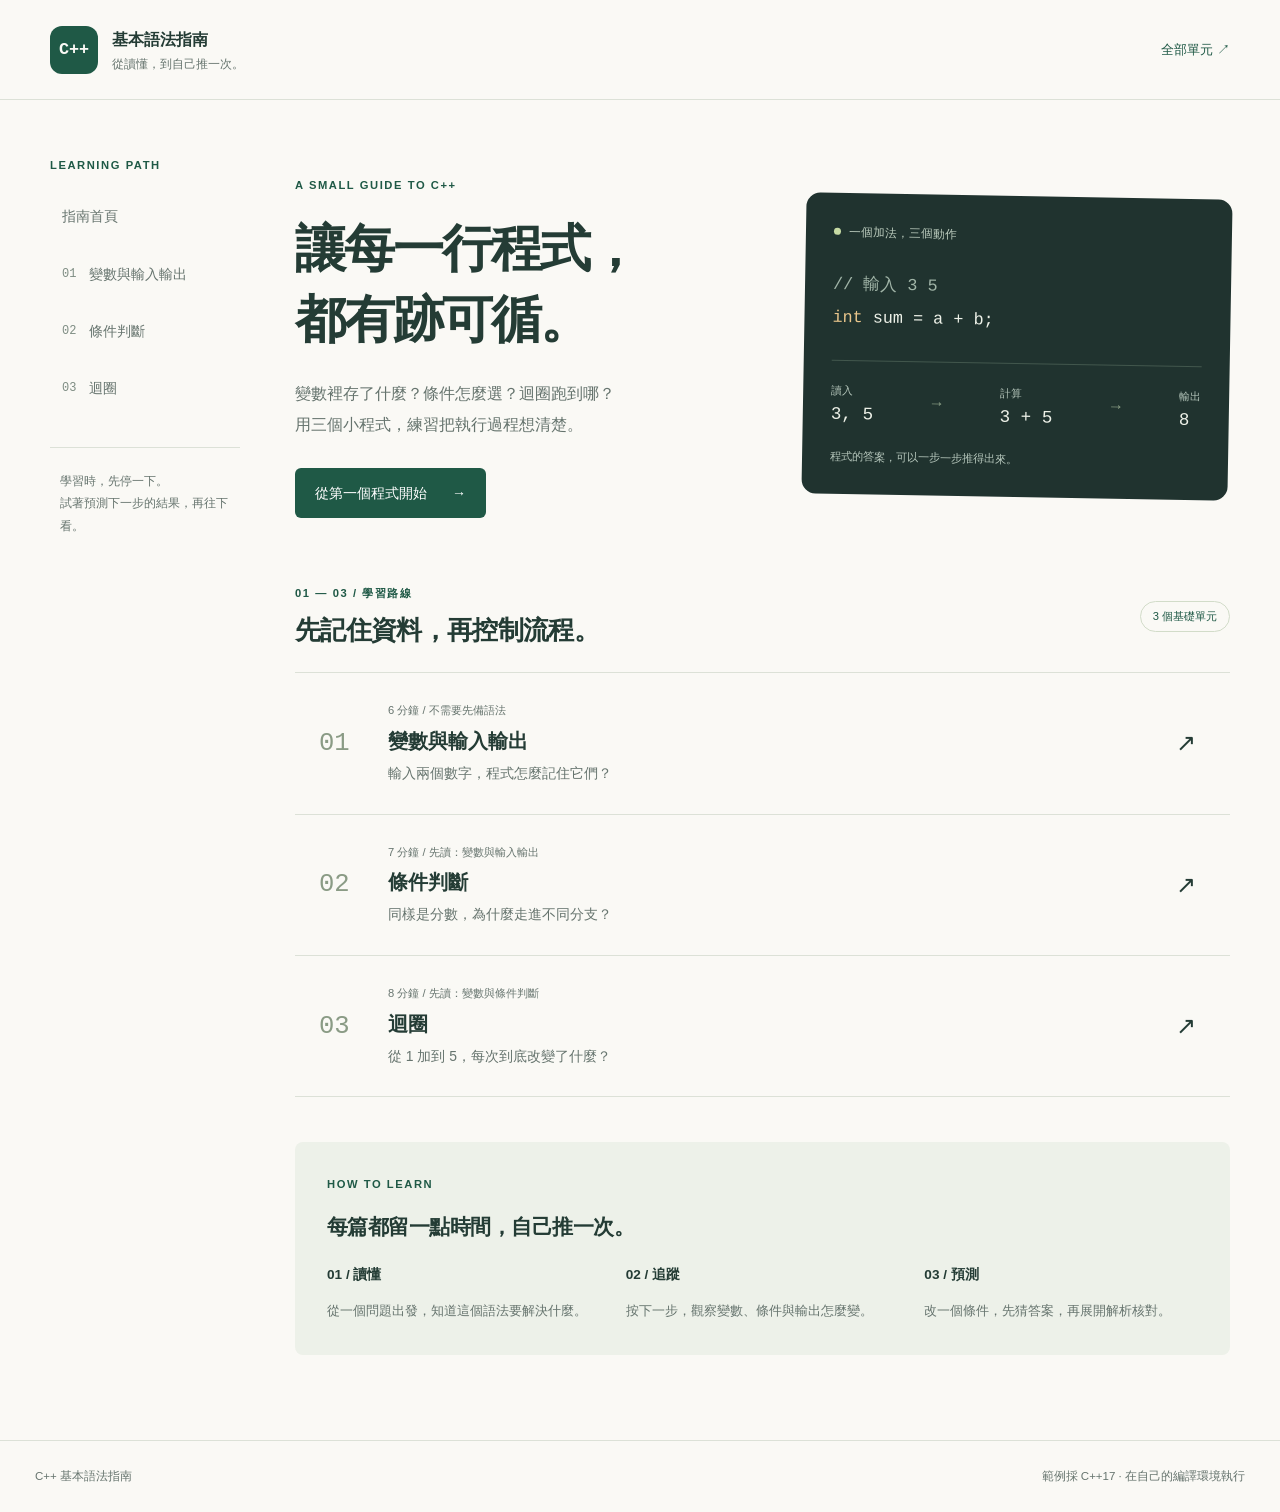
<file: index.html>
<!doctype html><html lang="zh-Hant"><head><meta charset="utf-8"><meta name="viewport" content="width=device-width,initial-scale=1"><meta name="description" content="用具體問題、程式追蹤與預測練習學習 C++ 基本語法。"><title>首頁｜C++ 基本語法指南</title><link rel="stylesheet" href="./assets/style.css"><script src="./assets/guide.js" defer></script></head><body><a class="skip" href="#main">跳到主要內容</a><header><a class="brand" href="./index.html"><b>C++</b><span>基本語法指南<small>從讀懂，到自己推一次。</small></span></a><a class="header-link" href="./index.html">全部單元 ↗</a></header><div class="layout"><aside><p class="overline">LEARNING PATH</p><a class="start" href="./index.html">指南首頁</a><nav aria-label="學習目錄"><a href="./topics/variables-io.html" ><span>01</span>變數與輸入輸出</a><a href="./topics/conditions.html" ><span>02</span>條件判斷</a><a href="./topics/loops.html" ><span>03</span>迴圈</a></nav><div class="side-note">學習時，先停一下。<br>試著預測下一步的結果，再往下看。</div></aside><main id="main"><section class="hero"><div><p class="overline">A SMALL GUIDE TO C++</p><h1>讓每一行程式，<br>都有跡可循。</h1><p class="intro">變數裡存了什麼？條件怎麼選？迴圈跑到哪？<br>用三個小程式，練習把執行過程想清楚。</p><a class="button" href="topics/variables-io.html">從第一個程式開始 <span>→</span></a></div><div class="hero-demo"><div class="demo-label"><span class="dot"></span>一個加法，三個動作</div><div class="demo-code"><span class="comment">// 輸入 3 5</span><br><span class="keyword">int</span> sum = a + b;</div><div class="flow"><div><small>讀入</small><b>3, 5</b></div><i>→</i><div><small>計算</small><b>3 + 5</b></div><i>→</i><div><small>輸出</small><b>8</b></div></div><p>程式的答案，可以一步一步推得出來。</p></div></section><section class="path"><div class="section-title"><div><p class="overline">01 — 03 / 學習路線</p><h2>先記住資料，再控制流程。</h2></div><span class="pill">3 個基礎單元</span></div><a class="lesson-card" href="topics/variables-io.html"><span class="card-num">01</span><div><p class="card-meta">6 分鐘 / 不需要先備語法</p><h3>變數與輸入輸出</h3><p>輸入兩個數字，程式怎麼記住它們？</p></div><span class="arrow">↗</span></a><a class="lesson-card" href="topics/conditions.html"><span class="card-num">02</span><div><p class="card-meta">7 分鐘 / 先讀：變數與輸入輸出</p><h3>條件判斷</h3><p>同樣是分數，為什麼走進不同分支？</p></div><span class="arrow">↗</span></a><a class="lesson-card" href="topics/loops.html"><span class="card-num">03</span><div><p class="card-meta">8 分鐘 / 先讀：變數與條件判斷</p><h3>迴圈</h3><p>從 1 加到 5，每次到底改變了什麼？</p></div><span class="arrow">↗</span></a></section><section class="method"><p class="overline">HOW TO LEARN</p><h2>每篇都留一點時間，自己推一次。</h2><div class="method-grid"><div><b>01 / 讀懂</b><p>從一個問題出發，知道這個語法要解決什麼。</p></div><div><b>02 / 追蹤</b><p>按下一步，觀察變數、條件與輸出怎麼變。</p></div><div><b>03 / 預測</b><p>改一個條件，先猜答案，再展開解析核對。</p></div></div></section></main></div><footer><span>C++ 基本語法指南</span><span>範例採 C++17 · 在自己的編譯環境執行</span></footer></body></html>
</file>
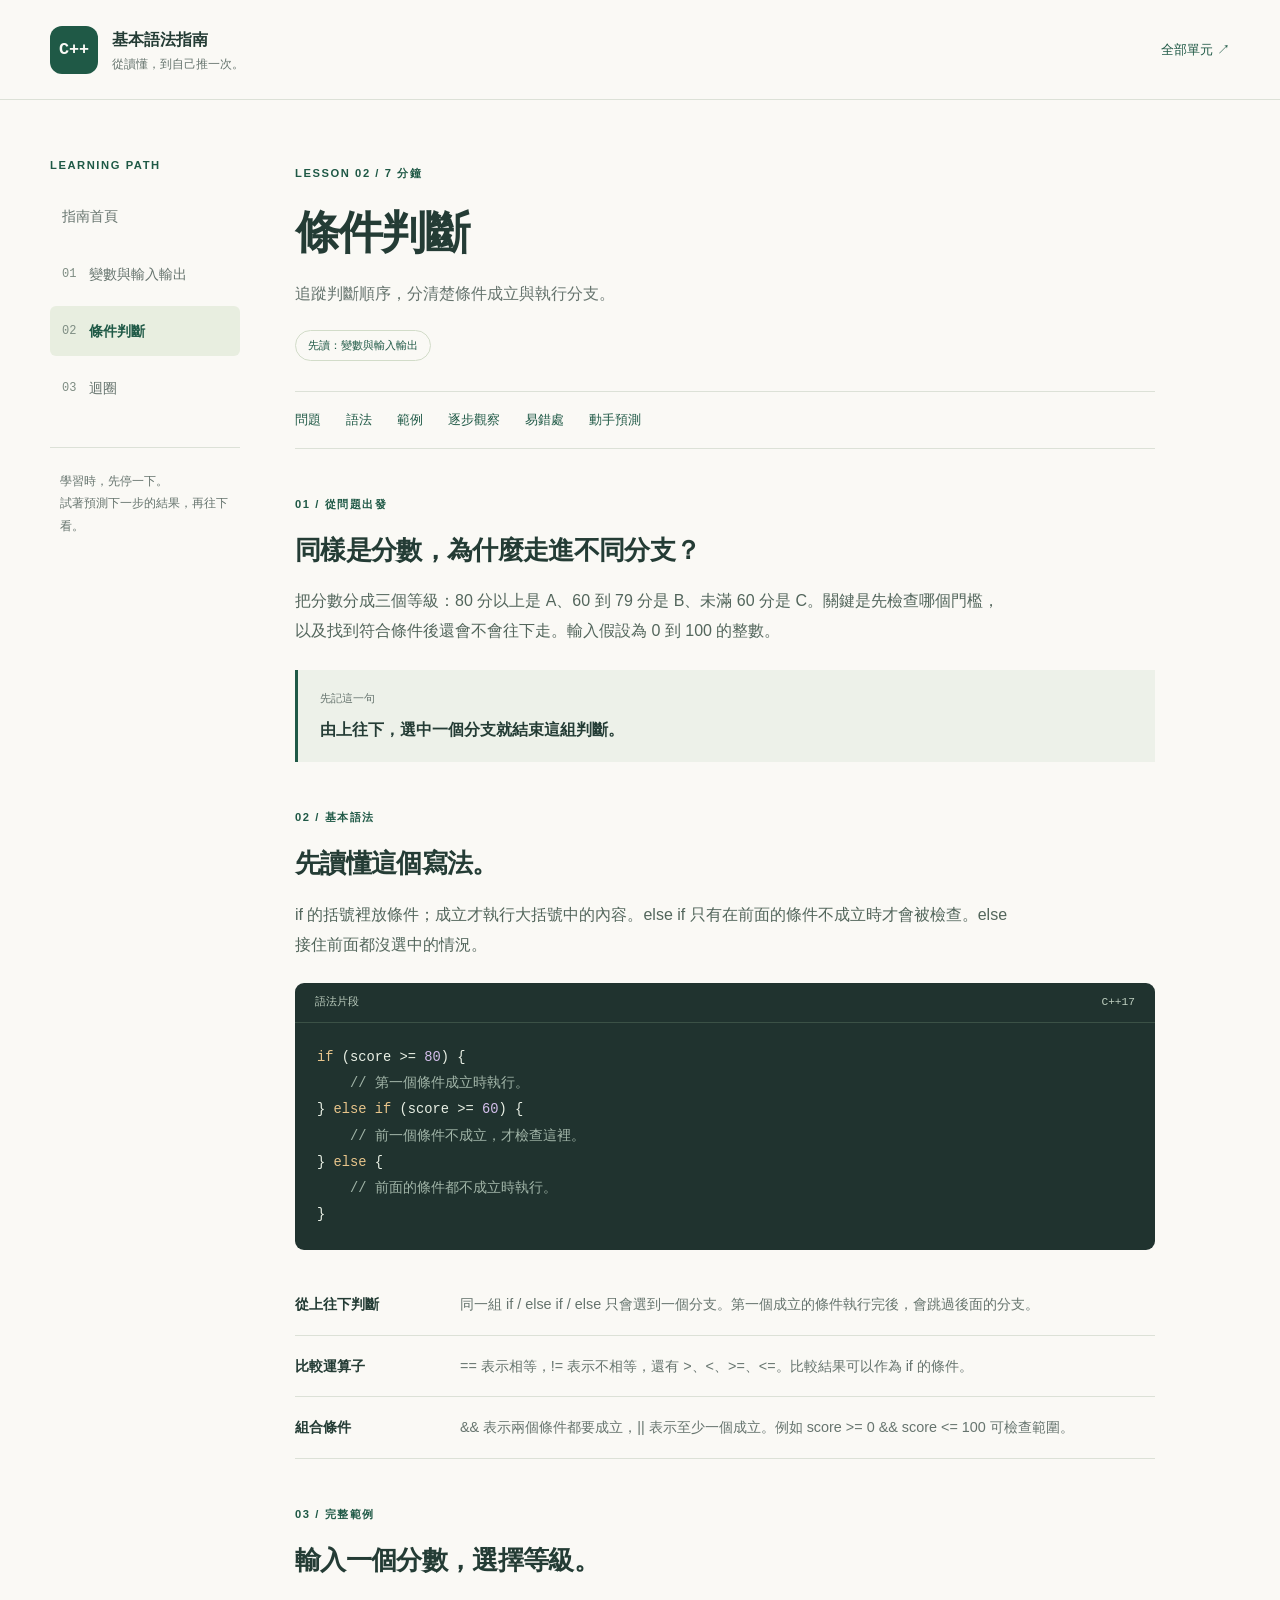
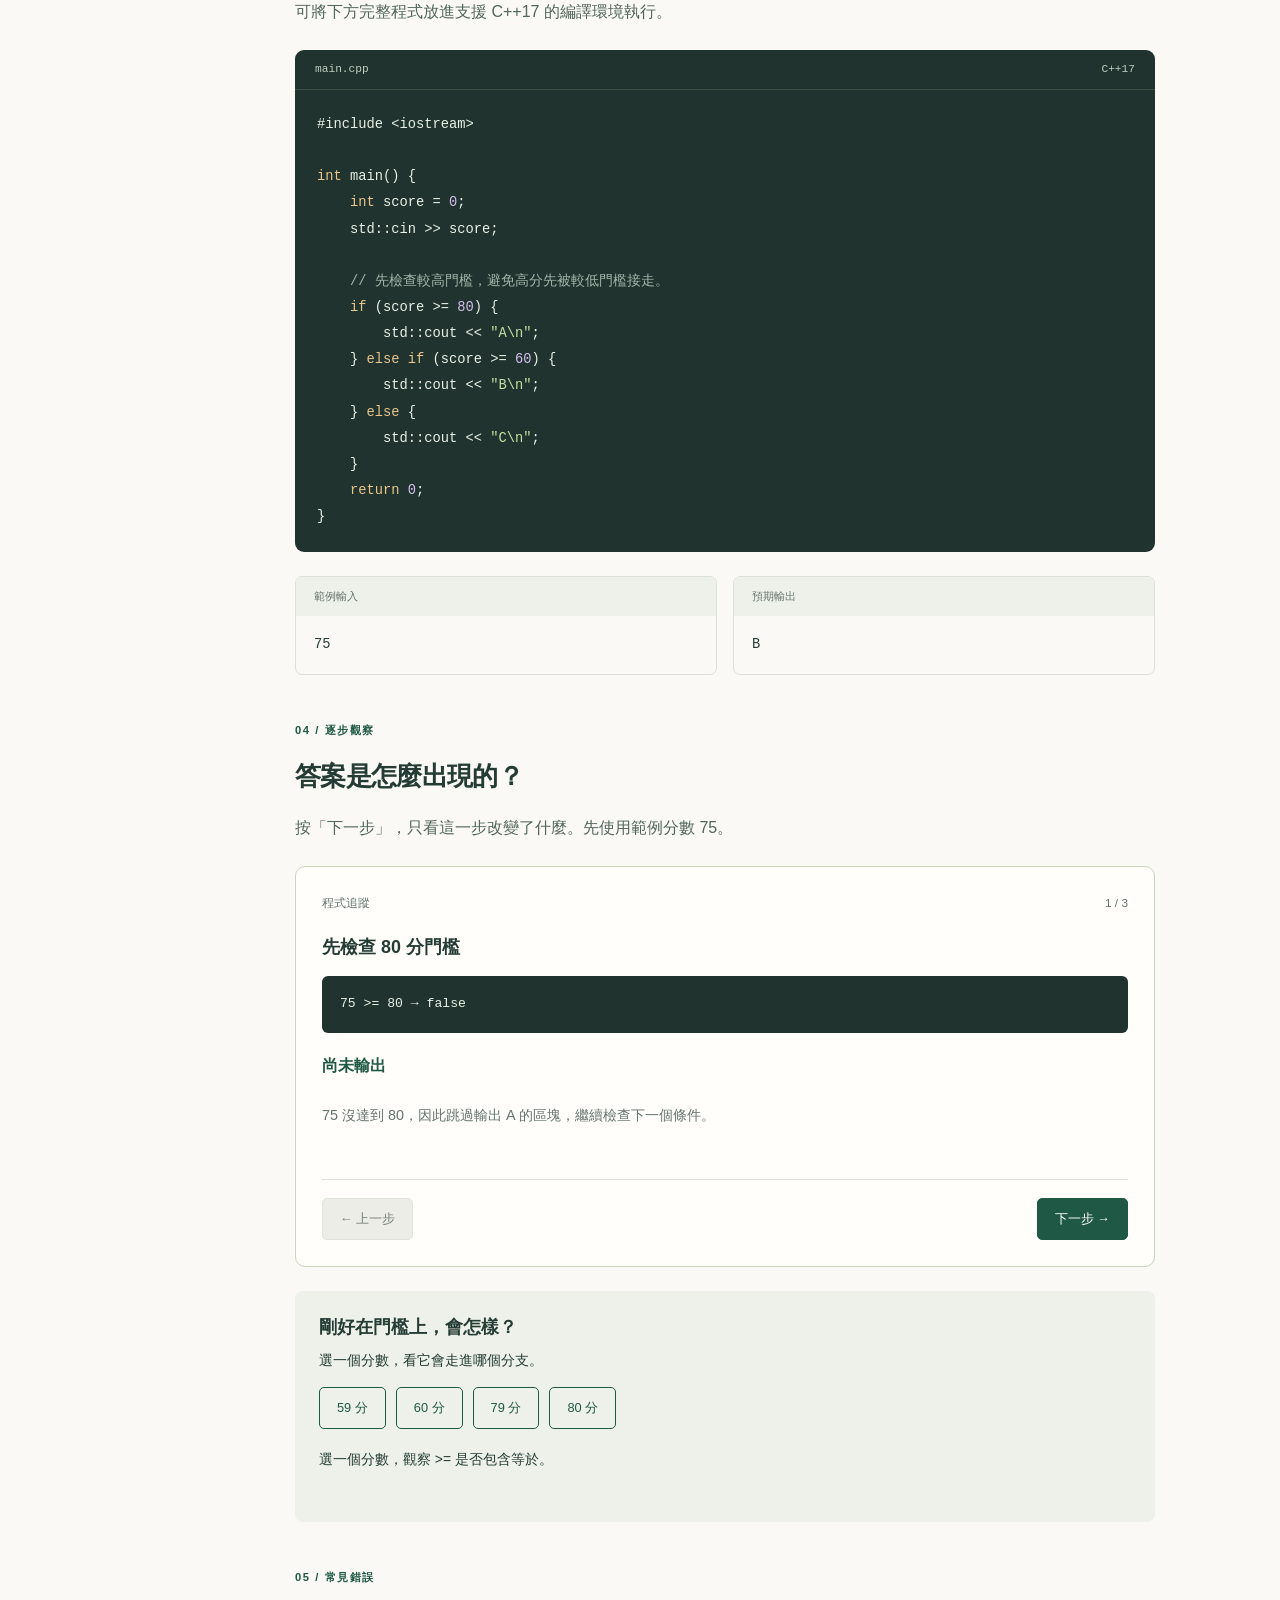
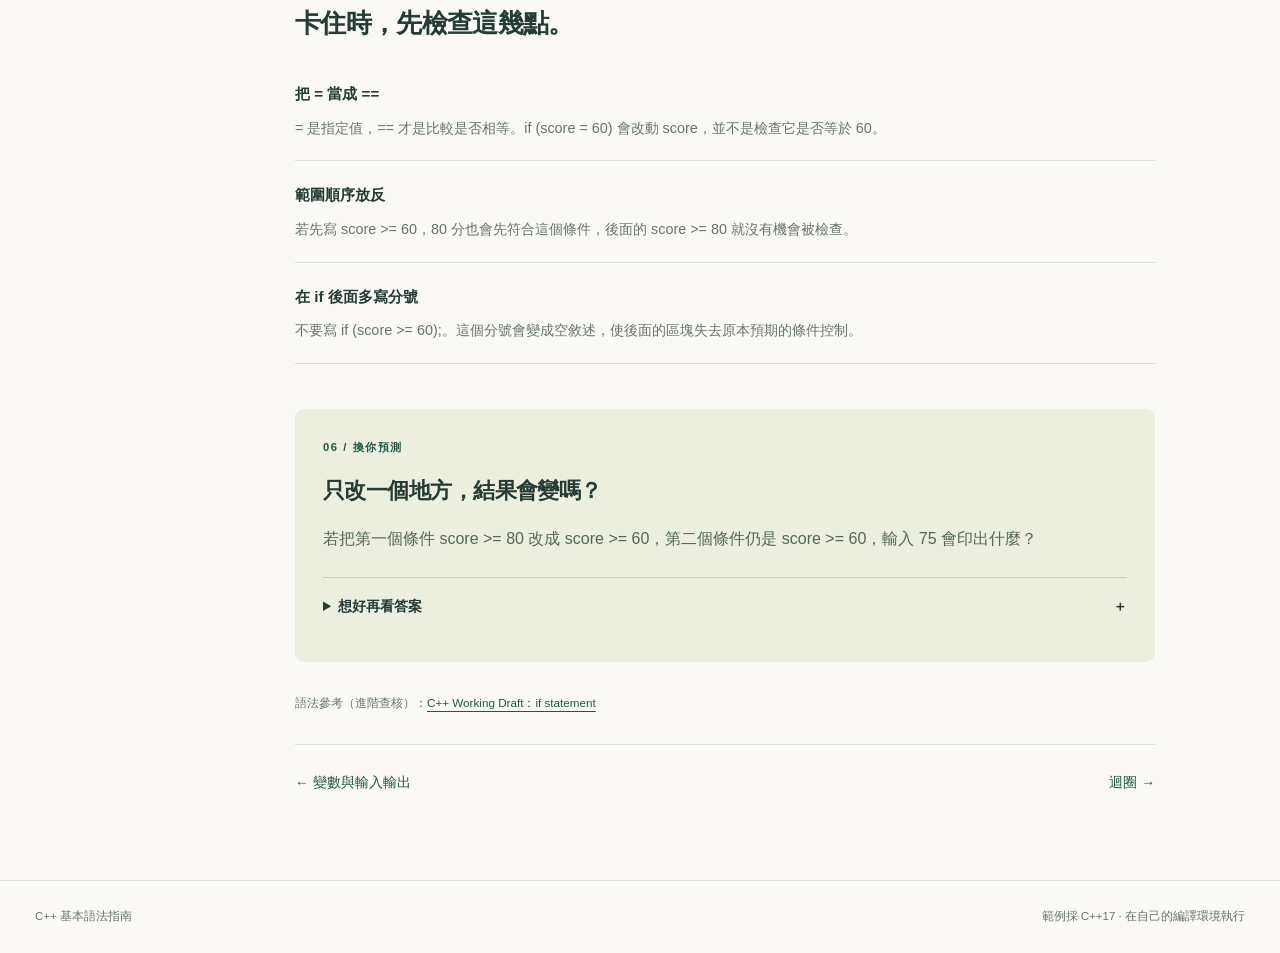
<file: topics/conditions.html>
<!doctype html><html lang="zh-Hant"><head><meta charset="utf-8"><meta name="viewport" content="width=device-width,initial-scale=1"><meta name="description" content="用具體問題、程式追蹤與預測練習學習 C++ 基本語法。"><title>條件判斷｜C++ 基本語法指南</title><link rel="stylesheet" href="../assets/style.css"><script src="../assets/guide.js" defer></script></head><body><a class="skip" href="#main">跳到主要內容</a><header><a class="brand" href="../index.html"><b>C++</b><span>基本語法指南<small>從讀懂，到自己推一次。</small></span></a><a class="header-link" href="../index.html">全部單元 ↗</a></header><div class="layout"><aside><p class="overline">LEARNING PATH</p><a class="start" href="../index.html">指南首頁</a><nav aria-label="學習目錄"><a href="../topics/variables-io.html" ><span>01</span>變數與輸入輸出</a><a href="../topics/conditions.html" aria-current="page"><span>02</span>條件判斷</a><a href="../topics/loops.html" ><span>03</span>迴圈</a></nav><div class="side-note">學習時，先停一下。<br>試著預測下一步的結果，再往下看。</div></aside><main id="main"><article><div class="lesson-heading"><p class="overline">LESSON 02 / 7 分鐘</p><h1>條件判斷</h1><p class="intro">追蹤判斷順序，分清楚條件成立與執行分支。</p><span class="pill">先讀：變數與輸入輸出</span></div><nav class="toc" aria-label="本頁段落"><a href="#purpose">問題</a><a href="#syntax">語法</a><a href="#example">範例</a><a href="#result">逐步觀察</a><a href="#mistakes">易錯處</a><a href="#practice">動手預測</a></nav><section id="purpose"><p class="overline">01 / 從問題出發</p><h2>同樣是分數，為什麼走進不同分支？</h2><p>把分數分成三個等級：80 分以上是 A、60 到 79 分是 B、未滿 60 分是 C。關鍵是先檢查哪個門檻，以及找到符合條件後還會不會往下走。輸入假設為 0 到 100 的整數。</p><div class="takeaway"><span>先記這一句</span><strong>由上往下，選中一個分支就結束這組判斷。</strong></div></section><section id="syntax"><p class="overline">02 / 基本語法</p><h2>先讀懂這個寫法。</h2><p>if 的括號裡放條件；成立才執行大括號中的內容。else if 只有在前面的條件不成立時才會被檢查。else 接住前面都沒選中的情況。</p><div class="code-panel"><div class="code-bar"><span>語法片段</span><span>C++17</span></div><pre><code><span class="code-line"><span class="keyword">if</span> (score &gt;= <span class="number">80</span>) {</span>
<span class="code-line">    <span class="comment">// 第一個條件成立時執行。</span></span>
<span class="code-line">} <span class="keyword">else</span> <span class="keyword">if</span> (score &gt;= <span class="number">60</span>) {</span>
<span class="code-line">    <span class="comment">// 前一個條件不成立，才檢查這裡。</span></span>
<span class="code-line">} <span class="keyword">else</span> {</span>
<span class="code-line">    <span class="comment">// 前面的條件都不成立時執行。</span></span>
<span class="code-line">}</span></code></pre></div><dl><div><dt>從上往下判斷</dt><dd>同一組 if / else if / else 只會選到一個分支。第一個成立的條件執行完後，會跳過後面的分支。</dd></div><div><dt>比較運算子</dt><dd>== 表示相等，!= 表示不相等，還有 &gt;、&lt;、&gt;=、&lt;=。比較結果可以作為 if 的條件。</dd></div><div><dt>組合條件</dt><dd>&amp;&amp; 表示兩個條件都要成立，|| 表示至少一個成立。例如 score &gt;= 0 &amp;&amp; score &lt;= 100 可檢查範圍。</dd></div></dl></section><section id="example"><p class="overline">03 / 完整範例</p><h2>輸入一個分數，選擇等級。</h2><p>可將下方完整程式放進支援 C++17 的編譯環境執行。</p><div class="code-panel"><div class="code-bar"><span>main.cpp</span><span>C++17</span></div><pre><code><span class="code-line">#include &lt;iostream&gt;</span>
<span class="code-line"></span>
<span class="code-line"><span class="keyword">int</span> main() {</span>
<span class="code-line">    <span class="keyword">int</span> score = <span class="number">0</span>;</span>
<span class="code-line">    std::cin &gt;&gt; score;</span>
<span class="code-line"></span>
<span class="code-line">    <span class="comment">// 先檢查較高門檻，避免高分先被較低門檻接走。</span></span>
<span class="code-line">    <span class="keyword">if</span> (score &gt;= <span class="number">80</span>) {</span>
<span class="code-line">        std::cout &lt;&lt; <span class="string">&quot;A\n&quot;</span>;</span>
<span class="code-line">    } <span class="keyword">else</span> <span class="keyword">if</span> (score &gt;= <span class="number">60</span>) {</span>
<span class="code-line">        std::cout &lt;&lt; <span class="string">&quot;B\n&quot;</span>;</span>
<span class="code-line">    } <span class="keyword">else</span> {</span>
<span class="code-line">        std::cout &lt;&lt; <span class="string">&quot;C\n&quot;</span>;</span>
<span class="code-line">    }</span>
<span class="code-line">    <span class="keyword">return</span> <span class="number">0</span>;</span>
<span class="code-line">}</span></code></pre></div><div class="io"><div><span>範例輸入</span><pre><code>75</code></pre></div><div><span>預期輸出</span><pre><code>B</code></pre></div></div></section><section id="result"><p class="overline">04 / 逐步觀察</p><h2>答案是怎麼出現的？</h2><p>按「下一步」，只看這一步改變了什麼。先使用範例分數 75。</p><div class="trace" data-steps="[[&quot;先檢查 80 分門檻&quot;, &quot;75 &gt;= 80 → false&quot;, &quot;尚未輸出&quot;, &quot;75 沒達到 80，因此跳過輸出 A 的區塊，繼續檢查下一個條件。&quot;], [&quot;再檢查 60 分門檻&quot;, &quot;75 &gt;= 60 → true&quot;, &quot;選中 B 分支&quot;, &quot;這次成立，所以進入 else if 的區塊。&quot;], [&quot;執行選中的分支&quot;, &quot;std::cout &lt;&lt; \&quot;B\\n\&quot;;&quot;, &quot;畫面：B&quot;, &quot;輸出 B；後面的 else 不再執行。同一組判斷不會同時印出 B 與 C。&quot;]]"><div class="trace-top"><span>程式追蹤</span><span data-counter>1 / 3</span></div><h3 data-title>先檢查 80 分門檻</h3><pre class="trace-code"><code data-line>75 &gt;= 80 → false</code></pre><div class="state" data-state>尚未輸出</div><p data-explain>75 沒達到 80，因此跳過輸出 A 的區塊，繼續檢查下一個條件。</p><div class="trace-controls"><button type="button" data-prev disabled>← 上一步</button><button type="button" data-next>下一步 →</button></div></div><div class="boundary"><h3>剛好在門檻上，會怎樣？</h3><p>選一個分數，看它會走進哪個分支。</p><div class="score-buttons" role="group" aria-label="選擇分數"><button type="button" data-score="59" aria-pressed="false">59 分</button><button type="button" data-score="60" aria-pressed="false">60 分</button><button type="button" data-score="79" aria-pressed="false">79 分</button><button type="button" data-score="80" aria-pressed="false">80 分</button></div><p class="boundary-answer" aria-live="polite">選一個分數，觀察 >= 是否包含等於。</p></div></section><section id="mistakes"><p class="overline">05 / 常見錯誤</p><h2>卡住時，先檢查這幾點。</h2><ul class="errors"><li><b>把 = 當成 ==</b><p>= 是指定值，== 才是比較是否相等。if (score = 60) 會改動 score，並不是檢查它是否等於 60。</p></li><li><b>範圍順序放反</b><p>若先寫 score &gt;= 60，80 分也會先符合這個條件，後面的 score &gt;= 80 就沒有機會被檢查。</p></li><li><b>在 if 後面多寫分號</b><p>不要寫 if (score &gt;= 60);。這個分號會變成空敘述，使後面的區塊失去原本預期的條件控制。</p></li></ul></section><section id="practice" class="practice"><p class="overline">06 / 換你預測</p><h2>只改一個地方，結果會變嗎？</h2><p>若把第一個條件 score &gt;= 80 改成 score &gt;= 60，第二個條件仍是 score &gt;= 60，輸入 75 會印出什麼？</p><details><summary>想好再看答案 <span>＋</span></summary><div class="answer"><code>A</code><p>第一個條件 75 >= 60 已經成立，會直接輸出 A。後面的 else if 不會被檢查，所以門檻順序會影響分類。</p></div></details></section><div class="references"><p>語法參考（進階查核）：<a href="https://eel.is/c++draft/stmt.if">C++ Working Draft：if statement</a></p></div><nav class="page-nav" aria-label="前後單元"><a href="variables-io.html">← 變數與輸入輸出</a><a href="loops.html">迴圈 →</a></nav></article></main></div><footer><span>C++ 基本語法指南</span><span>範例採 C++17 · 在自己的編譯環境執行</span></footer></body></html>
</file>
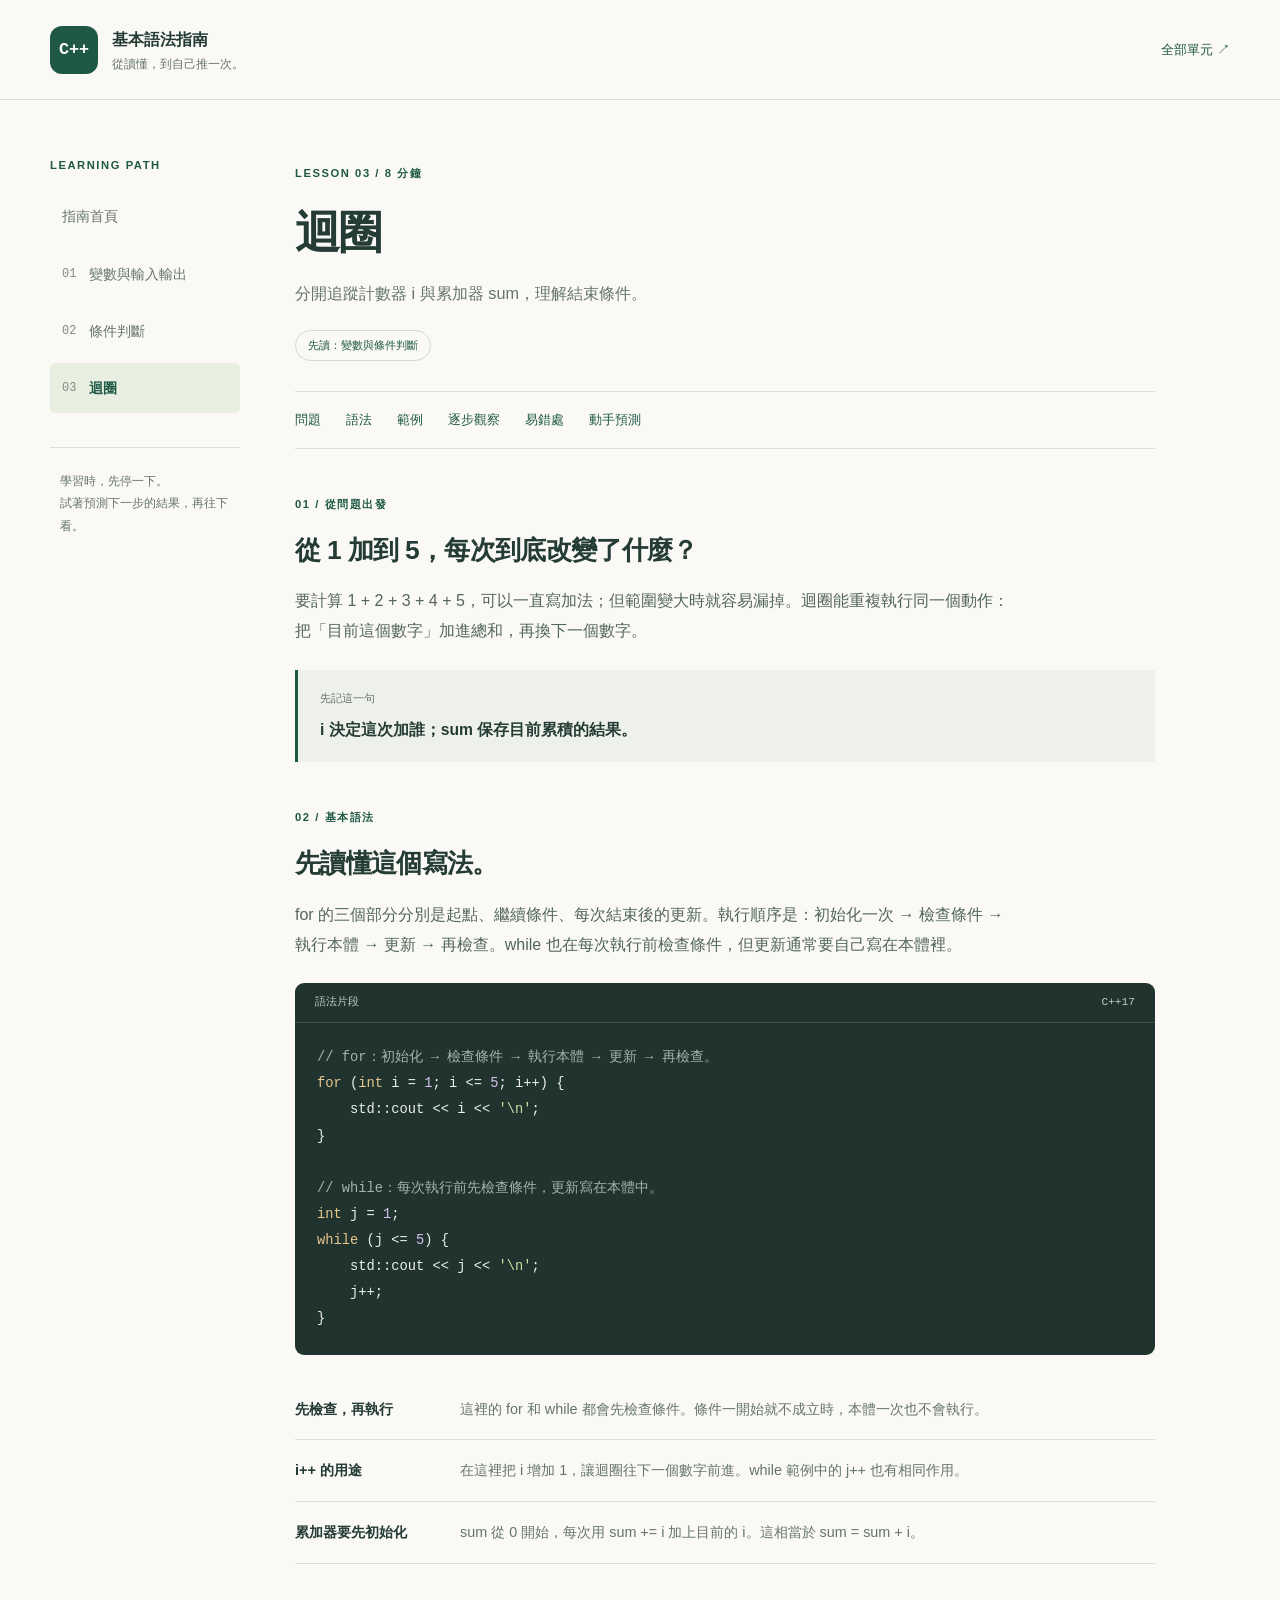
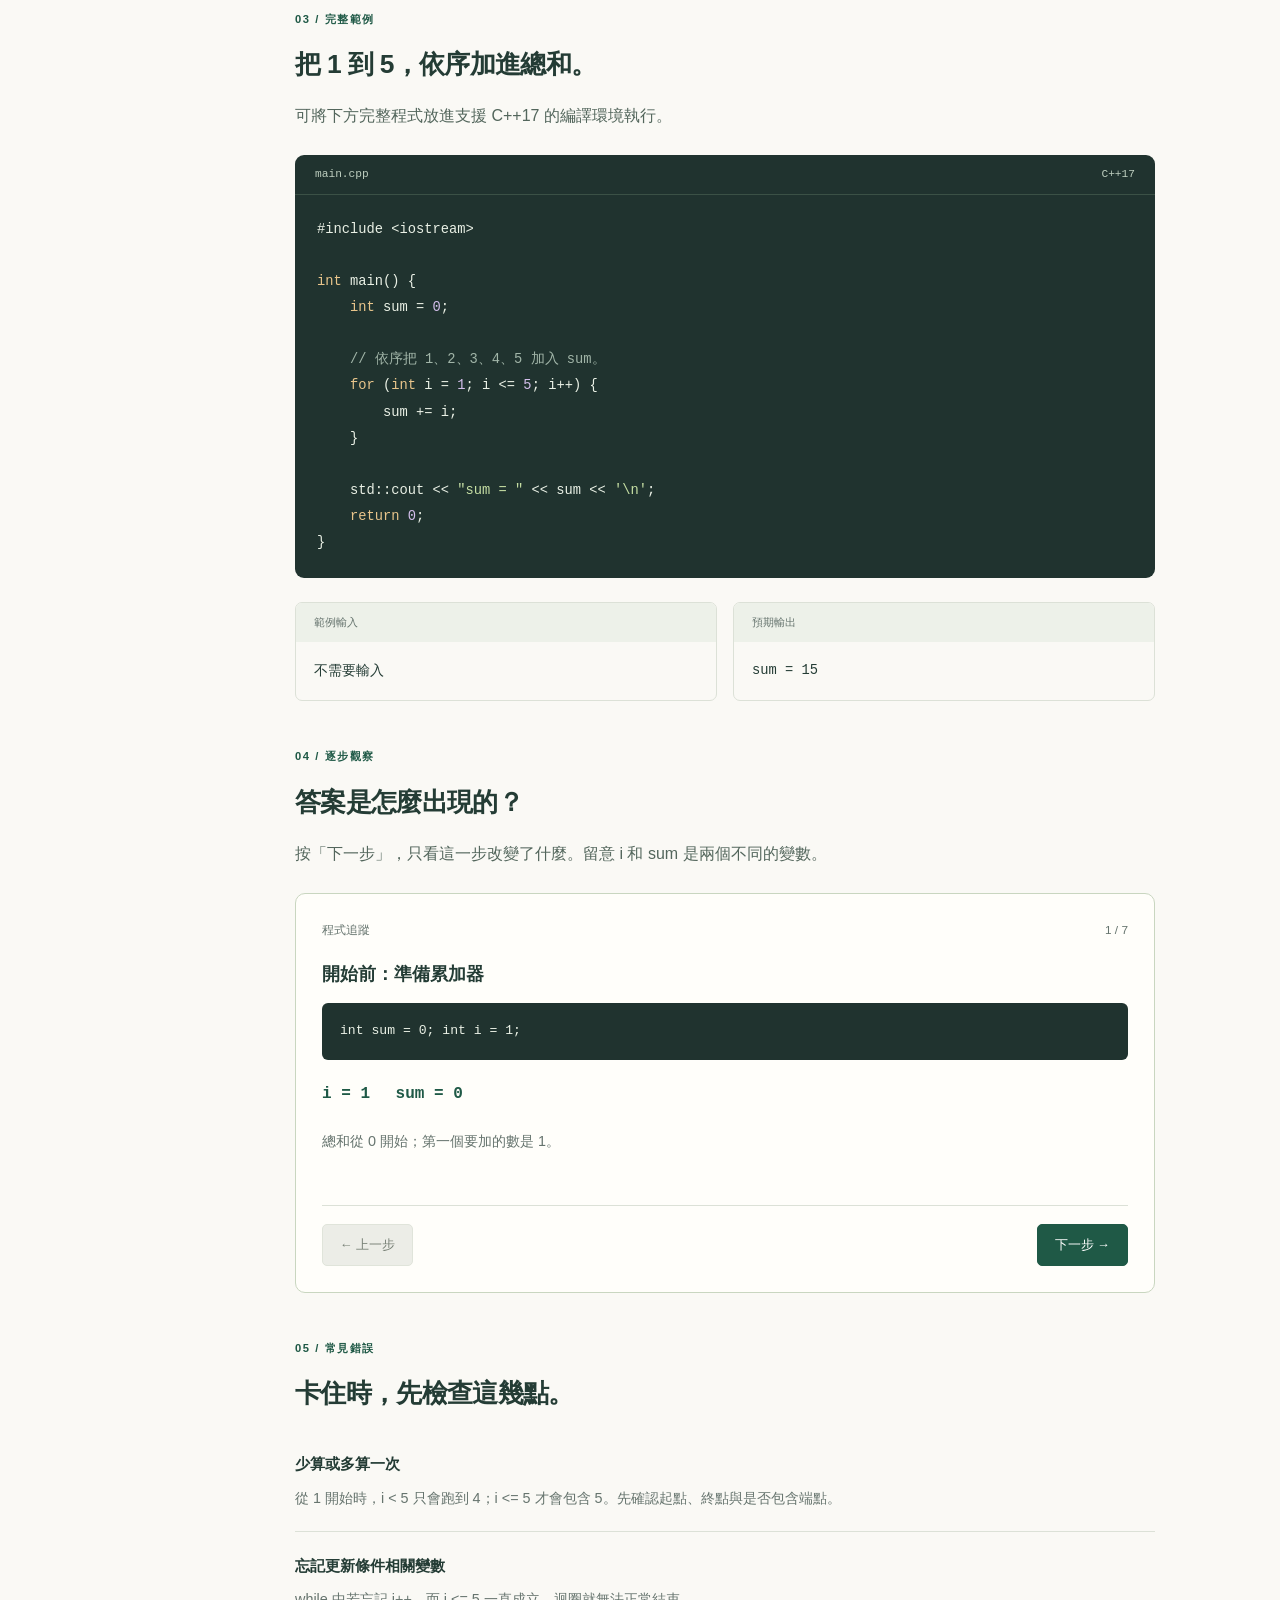
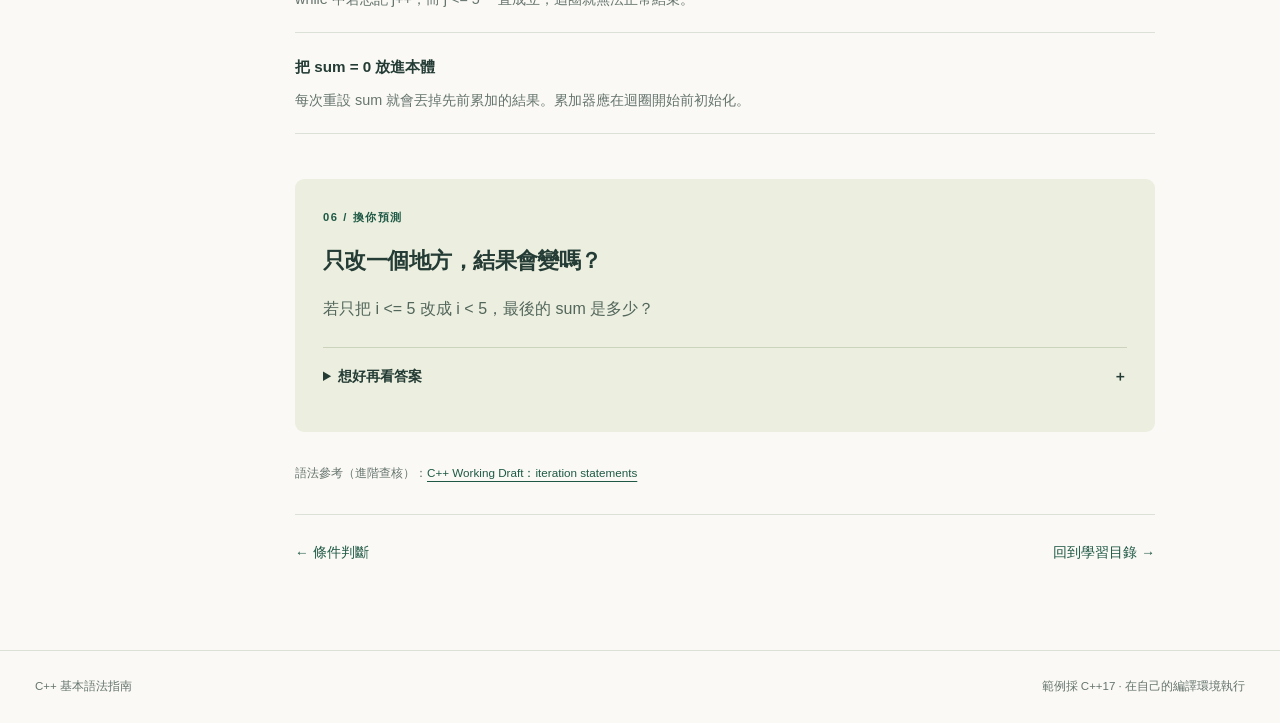
<file: topics/loops.html>
<!doctype html><html lang="zh-Hant"><head><meta charset="utf-8"><meta name="viewport" content="width=device-width,initial-scale=1"><meta name="description" content="用具體問題、程式追蹤與預測練習學習 C++ 基本語法。"><title>迴圈｜C++ 基本語法指南</title><link rel="stylesheet" href="../assets/style.css"><script src="../assets/guide.js" defer></script></head><body><a class="skip" href="#main">跳到主要內容</a><header><a class="brand" href="../index.html"><b>C++</b><span>基本語法指南<small>從讀懂，到自己推一次。</small></span></a><a class="header-link" href="../index.html">全部單元 ↗</a></header><div class="layout"><aside><p class="overline">LEARNING PATH</p><a class="start" href="../index.html">指南首頁</a><nav aria-label="學習目錄"><a href="../topics/variables-io.html" ><span>01</span>變數與輸入輸出</a><a href="../topics/conditions.html" ><span>02</span>條件判斷</a><a href="../topics/loops.html" aria-current="page"><span>03</span>迴圈</a></nav><div class="side-note">學習時，先停一下。<br>試著預測下一步的結果，再往下看。</div></aside><main id="main"><article><div class="lesson-heading"><p class="overline">LESSON 03 / 8 分鐘</p><h1>迴圈</h1><p class="intro">分開追蹤計數器 i 與累加器 sum，理解結束條件。</p><span class="pill">先讀：變數與條件判斷</span></div><nav class="toc" aria-label="本頁段落"><a href="#purpose">問題</a><a href="#syntax">語法</a><a href="#example">範例</a><a href="#result">逐步觀察</a><a href="#mistakes">易錯處</a><a href="#practice">動手預測</a></nav><section id="purpose"><p class="overline">01 / 從問題出發</p><h2>從 1 加到 5，每次到底改變了什麼？</h2><p>要計算 1 + 2 + 3 + 4 + 5，可以一直寫加法；但範圍變大時就容易漏掉。迴圈能重複執行同一個動作：把「目前這個數字」加進總和，再換下一個數字。</p><div class="takeaway"><span>先記這一句</span><strong>i 決定這次加誰；sum 保存目前累積的結果。</strong></div></section><section id="syntax"><p class="overline">02 / 基本語法</p><h2>先讀懂這個寫法。</h2><p>for 的三個部分分別是起點、繼續條件、每次結束後的更新。執行順序是：初始化一次 → 檢查條件 → 執行本體 → 更新 → 再檢查。while 也在每次執行前檢查條件，但更新通常要自己寫在本體裡。</p><div class="code-panel"><div class="code-bar"><span>語法片段</span><span>C++17</span></div><pre><code><span class="code-line"><span class="comment">// for：初始化 → 檢查條件 → 執行本體 → 更新 → 再檢查。</span></span>
<span class="code-line"><span class="keyword">for</span> (<span class="keyword">int</span> i = <span class="number">1</span>; i &lt;= <span class="number">5</span>; i++) {</span>
<span class="code-line">    std::cout &lt;&lt; i &lt;&lt; <span class="string">&#x27;\n&#x27;</span>;</span>
<span class="code-line">}</span>
<span class="code-line"></span>
<span class="code-line"><span class="comment">// while：每次執行前先檢查條件，更新寫在本體中。</span></span>
<span class="code-line"><span class="keyword">int</span> j = <span class="number">1</span>;</span>
<span class="code-line"><span class="keyword">while</span> (j &lt;= <span class="number">5</span>) {</span>
<span class="code-line">    std::cout &lt;&lt; j &lt;&lt; <span class="string">&#x27;\n&#x27;</span>;</span>
<span class="code-line">    j++;</span>
<span class="code-line">}</span></code></pre></div><dl><div><dt>先檢查，再執行</dt><dd>這裡的 for 和 while 都會先檢查條件。條件一開始就不成立時，本體一次也不會執行。</dd></div><div><dt>i++ 的用途</dt><dd>在這裡把 i 增加 1，讓迴圈往下一個數字前進。while 範例中的 j++ 也有相同作用。</dd></div><div><dt>累加器要先初始化</dt><dd>sum 從 0 開始，每次用 sum += i 加上目前的 i。這相當於 sum = sum + i。</dd></div></dl></section><section id="example"><p class="overline">03 / 完整範例</p><h2>把 1 到 5，依序加進總和。</h2><p>可將下方完整程式放進支援 C++17 的編譯環境執行。</p><div class="code-panel"><div class="code-bar"><span>main.cpp</span><span>C++17</span></div><pre><code><span class="code-line">#include &lt;iostream&gt;</span>
<span class="code-line"></span>
<span class="code-line"><span class="keyword">int</span> main() {</span>
<span class="code-line">    <span class="keyword">int</span> sum = <span class="number">0</span>;</span>
<span class="code-line"></span>
<span class="code-line">    <span class="comment">// 依序把 1、2、3、4、5 加入 sum。</span></span>
<span class="code-line">    <span class="keyword">for</span> (<span class="keyword">int</span> i = <span class="number">1</span>; i &lt;= <span class="number">5</span>; i++) {</span>
<span class="code-line">        sum += i;</span>
<span class="code-line">    }</span>
<span class="code-line"></span>
<span class="code-line">    std::cout &lt;&lt; <span class="string">&quot;sum = &quot;</span> &lt;&lt; sum &lt;&lt; <span class="string">&#x27;\n&#x27;</span>;</span>
<span class="code-line">    <span class="keyword">return</span> <span class="number">0</span>;</span>
<span class="code-line">}</span></code></pre></div><div class="io"><div><span>範例輸入</span><p>不需要輸入</p></div><div><span>預期輸出</span><pre><code>sum = 15</code></pre></div></div></section><section id="result"><p class="overline">04 / 逐步觀察</p><h2>答案是怎麼出現的？</h2><p>按「下一步」，只看這一步改變了什麼。留意 i 和 sum 是兩個不同的變數。</p><div class="trace" data-steps="[[&quot;開始前：準備累加器&quot;, &quot;int sum = 0; int i = 1;&quot;, &quot;i = 1　 sum = 0&quot;, &quot;總和從 0 開始；第一個要加的數是 1。&quot;], [&quot;第 1 次&quot;, &quot;1 &lt;= 5 → true；sum += 1;&quot;, &quot;i = 1　 sum：0 → 1&quot;, &quot;加完後 i++，下一輪 i 變成 2。&quot;], [&quot;第 2 次&quot;, &quot;2 &lt;= 5 → true；sum += 2;&quot;, &quot;i = 2　 sum：1 → 3&quot;, &quot;sum 保留先前的 1，再加上 2；之後 i 變成 3。&quot;], [&quot;第 3 次&quot;, &quot;3 &lt;= 5 → true；sum += 3;&quot;, &quot;i = 3　 sum：3 → 6&quot;, &quot;這次加的是 3，不是重新從 0 計算。之後 i 變成 4。&quot;], [&quot;第 4 次&quot;, &quot;4 &lt;= 5 → true；sum += 4;&quot;, &quot;i = 4　 sum：6 → 10&quot;, &quot;累積到 10，之後 i 變成 5。&quot;], [&quot;第 5 次&quot;, &quot;5 &lt;= 5 → true；sum += 5;&quot;, &quot;i = 5　 sum：10 → 15&quot;, &quot;&lt;= 包含等於，因此 5 也會被加進去。之後 i 變成 6。&quot;], [&quot;檢查失敗，離開迴圈&quot;, &quot;6 &lt;= 5 → false&quot;, &quot;i = 6　 sum = 15&quot;, &quot;這次不執行本體，接著輸出 sum = 15。for 宣告的 i 在迴圈結束後離開作用域。&quot;]]"><div class="trace-top"><span>程式追蹤</span><span data-counter>1 / 7</span></div><h3 data-title>開始前：準備累加器</h3><pre class="trace-code"><code data-line>int sum = 0; int i = 1;</code></pre><div class="state" data-state>i = 1　 sum = 0</div><p data-explain>總和從 0 開始；第一個要加的數是 1。</p><div class="trace-controls"><button type="button" data-prev disabled>← 上一步</button><button type="button" data-next>下一步 →</button></div></div></section><section id="mistakes"><p class="overline">05 / 常見錯誤</p><h2>卡住時，先檢查這幾點。</h2><ul class="errors"><li><b>少算或多算一次</b><p>從 1 開始時，i &lt; 5 只會跑到 4；i &lt;= 5 才會包含 5。先確認起點、終點與是否包含端點。</p></li><li><b>忘記更新條件相關變數</b><p>while 中若忘記 j++，而 j &lt;= 5 一直成立，迴圈就無法正常結束。</p></li><li><b>把 sum = 0 放進本體</b><p>每次重設 sum 就會丟掉先前累加的結果。累加器應在迴圈開始前初始化。</p></li></ul></section><section id="practice" class="practice"><p class="overline">06 / 換你預測</p><h2>只改一個地方，結果會變嗎？</h2><p>若只把 i &lt;= 5 改成 i &lt; 5，最後的 sum 是多少？</p><details><summary>想好再看答案 <span>＋</span></summary><div class="answer"><code>10</code><p>i 只能是 1、2、3、4；到了 5，5 < 5 不成立。所以總和是 1 + 2 + 3 + 4 = 10。</p></div></details></section><div class="references"><p>語法參考（進階查核）：<a href="https://eel.is/c++draft/stmt.iter">C++ Working Draft：iteration statements</a></p></div><nav class="page-nav" aria-label="前後單元"><a href="conditions.html">← 條件判斷</a><a href="../index.html">回到學習目錄 →</a></nav></article></main></div><footer><span>C++ 基本語法指南</span><span>範例採 C++17 · 在自己的編譯環境執行</span></footer></body></html>
</file>
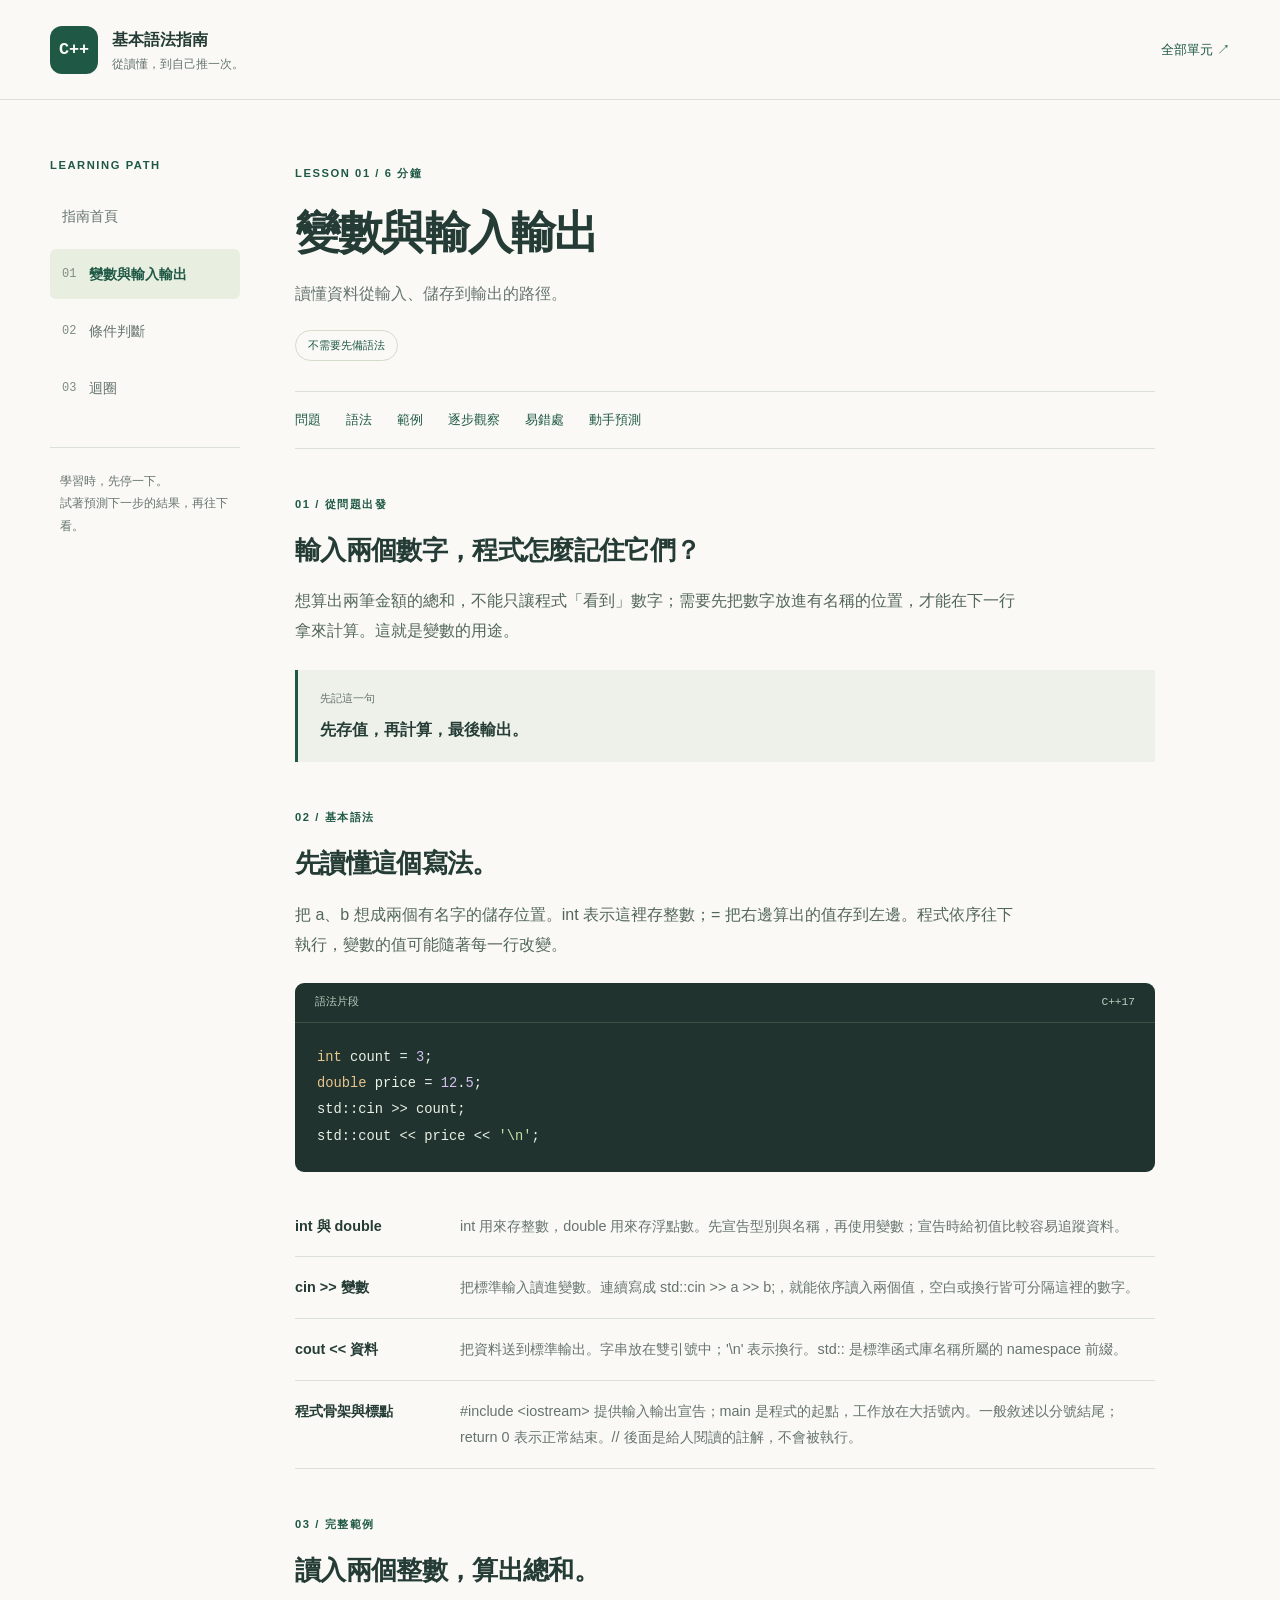
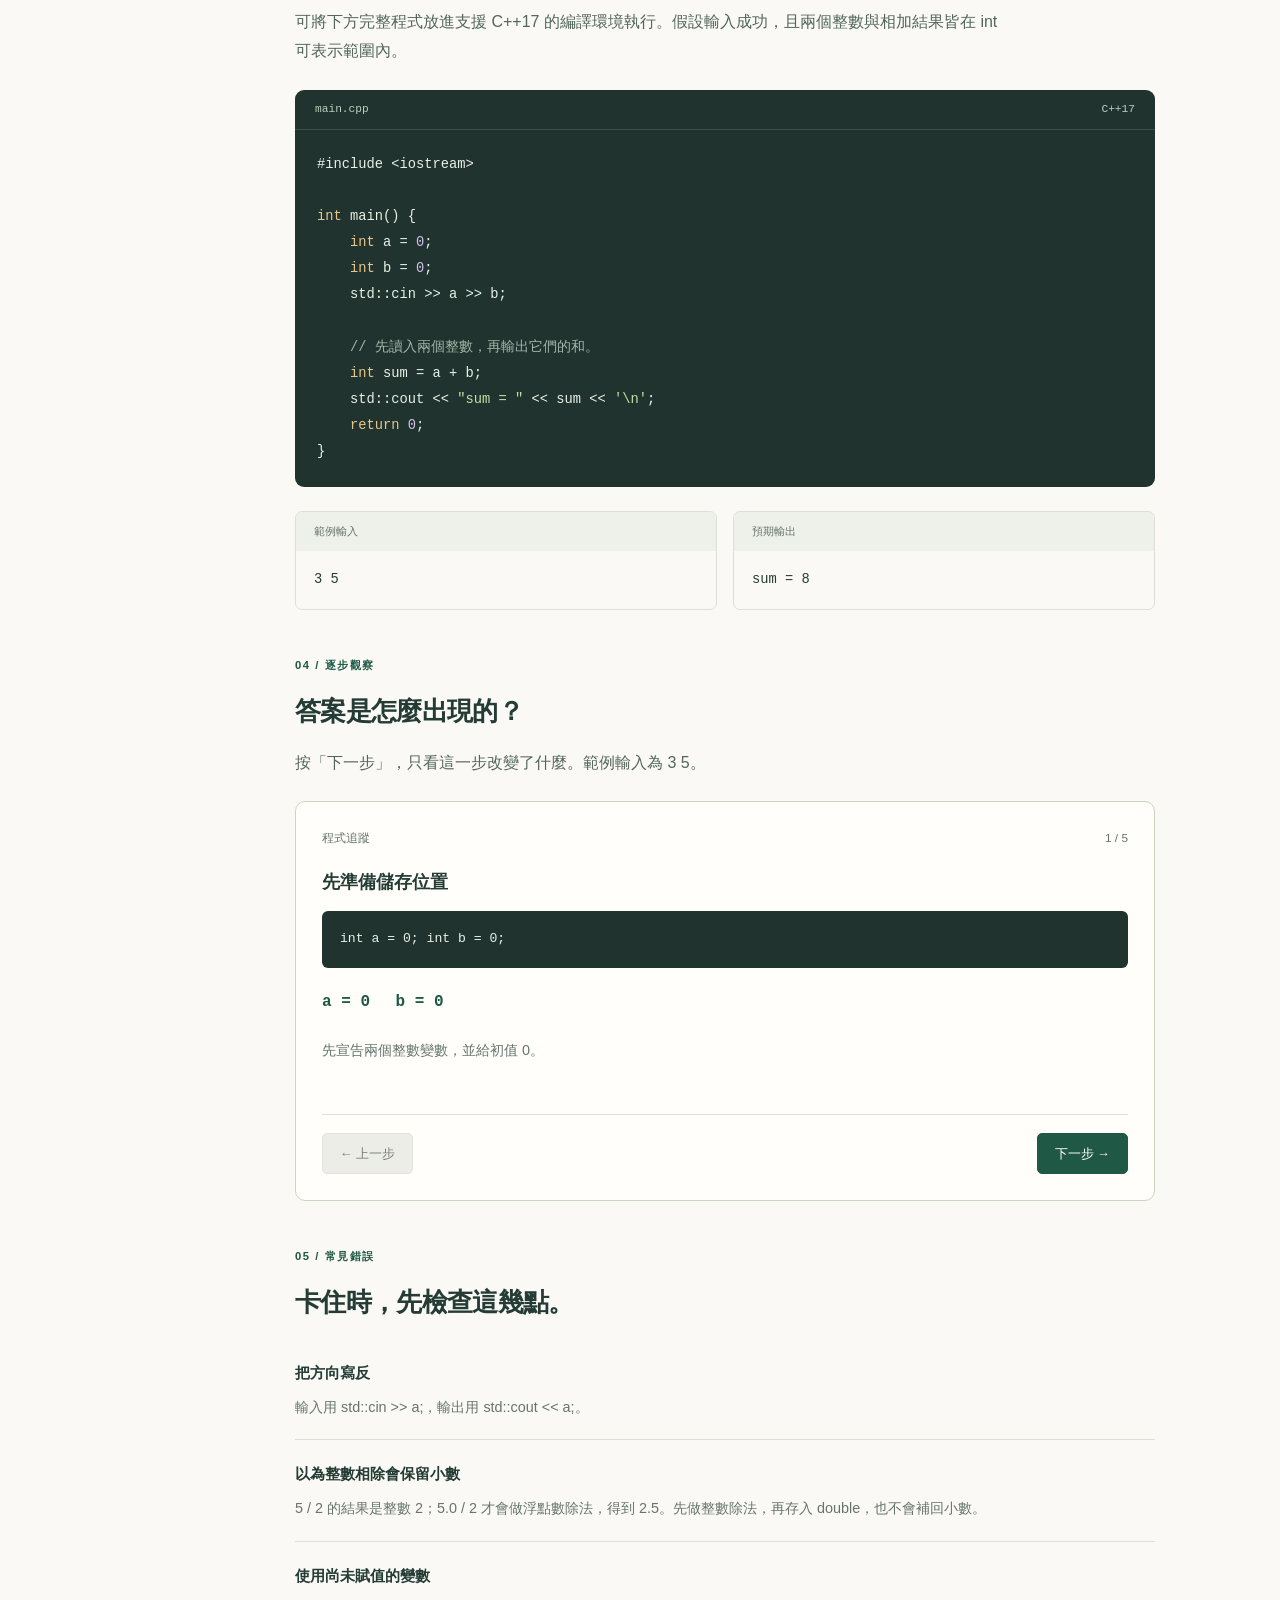
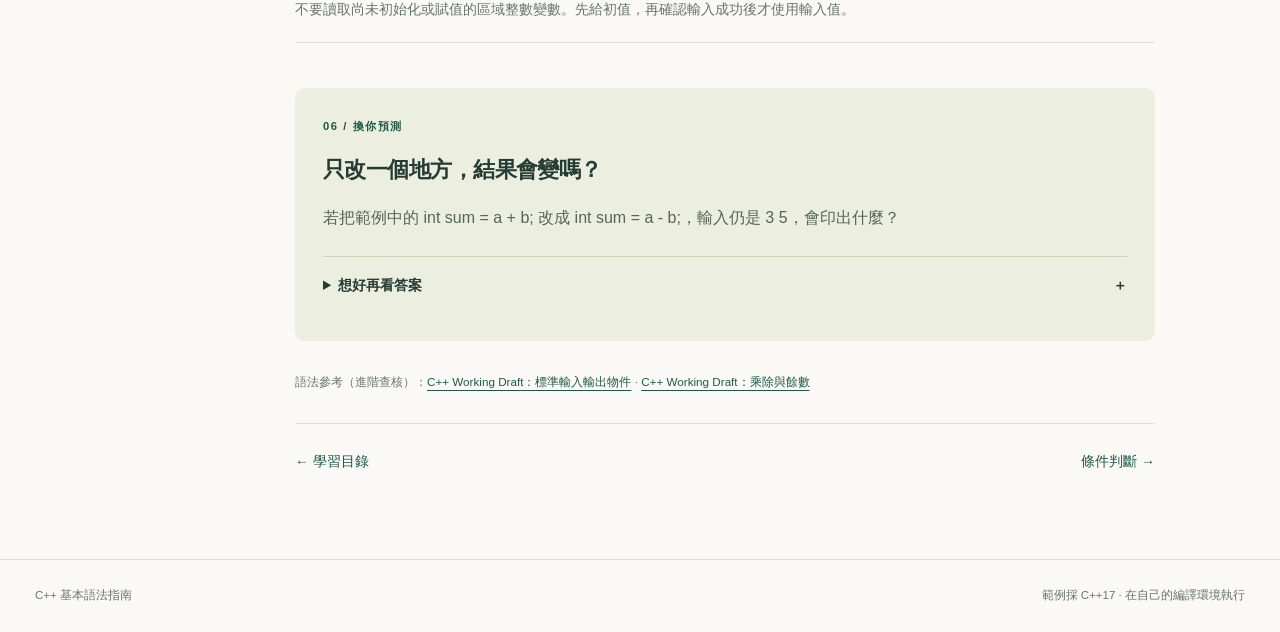
<file: topics/variables-io.html>
<!doctype html><html lang="zh-Hant"><head><meta charset="utf-8"><meta name="viewport" content="width=device-width,initial-scale=1"><meta name="description" content="用具體問題、程式追蹤與預測練習學習 C++ 基本語法。"><title>變數與輸入輸出｜C++ 基本語法指南</title><link rel="stylesheet" href="../assets/style.css"><script src="../assets/guide.js" defer></script></head><body><a class="skip" href="#main">跳到主要內容</a><header><a class="brand" href="../index.html"><b>C++</b><span>基本語法指南<small>從讀懂，到自己推一次。</small></span></a><a class="header-link" href="../index.html">全部單元 ↗</a></header><div class="layout"><aside><p class="overline">LEARNING PATH</p><a class="start" href="../index.html">指南首頁</a><nav aria-label="學習目錄"><a href="../topics/variables-io.html" aria-current="page"><span>01</span>變數與輸入輸出</a><a href="../topics/conditions.html" ><span>02</span>條件判斷</a><a href="../topics/loops.html" ><span>03</span>迴圈</a></nav><div class="side-note">學習時，先停一下。<br>試著預測下一步的結果，再往下看。</div></aside><main id="main"><article><div class="lesson-heading"><p class="overline">LESSON 01 / 6 分鐘</p><h1>變數與輸入輸出</h1><p class="intro">讀懂資料從輸入、儲存到輸出的路徑。</p><span class="pill">不需要先備語法</span></div><nav class="toc" aria-label="本頁段落"><a href="#purpose">問題</a><a href="#syntax">語法</a><a href="#example">範例</a><a href="#result">逐步觀察</a><a href="#mistakes">易錯處</a><a href="#practice">動手預測</a></nav><section id="purpose"><p class="overline">01 / 從問題出發</p><h2>輸入兩個數字，程式怎麼記住它們？</h2><p>想算出兩筆金額的總和，不能只讓程式「看到」數字；需要先把數字放進有名稱的位置，才能在下一行拿來計算。這就是變數的用途。</p><div class="takeaway"><span>先記這一句</span><strong>先存值，再計算，最後輸出。</strong></div></section><section id="syntax"><p class="overline">02 / 基本語法</p><h2>先讀懂這個寫法。</h2><p>把 a、b 想成兩個有名字的儲存位置。int 表示這裡存整數；= 把右邊算出的值存到左邊。程式依序往下執行，變數的值可能隨著每一行改變。</p><div class="code-panel"><div class="code-bar"><span>語法片段</span><span>C++17</span></div><pre><code><span class="code-line"><span class="keyword">int</span> count = <span class="number">3</span>;</span>
<span class="code-line"><span class="keyword">double</span> price = <span class="number">12</span>.<span class="number">5</span>;</span>
<span class="code-line">std::cin &gt;&gt; count;</span>
<span class="code-line">std::cout &lt;&lt; price &lt;&lt; <span class="string">&#x27;\n&#x27;</span>;</span></code></pre></div><dl><div><dt>int 與 double</dt><dd>int 用來存整數，double 用來存浮點數。先宣告型別與名稱，再使用變數；宣告時給初值比較容易追蹤資料。</dd></div><div><dt>cin &gt;&gt; 變數</dt><dd>把標準輸入讀進變數。連續寫成 std::cin &gt;&gt; a &gt;&gt; b;，就能依序讀入兩個值，空白或換行皆可分隔這裡的數字。</dd></div><div><dt>cout &lt;&lt; 資料</dt><dd>把資料送到標準輸出。字串放在雙引號中；&#x27;\n&#x27; 表示換行。std:: 是標準函式庫名稱所屬的 namespace 前綴。</dd></div><div><dt>程式骨架與標點</dt><dd>#include &lt;iostream&gt; 提供輸入輸出宣告；main 是程式的起點，工作放在大括號內。一般敘述以分號結尾；return 0 表示正常結束。// 後面是給人閱讀的註解，不會被執行。</dd></div></dl></section><section id="example"><p class="overline">03 / 完整範例</p><h2>讀入兩個整數，算出總和。</h2><p>可將下方完整程式放進支援 C++17 的編譯環境執行。假設輸入成功，且兩個整數與相加結果皆在 int 可表示範圍內。</p><div class="code-panel"><div class="code-bar"><span>main.cpp</span><span>C++17</span></div><pre><code><span class="code-line">#include &lt;iostream&gt;</span>
<span class="code-line"></span>
<span class="code-line"><span class="keyword">int</span> main() {</span>
<span class="code-line">    <span class="keyword">int</span> a = <span class="number">0</span>;</span>
<span class="code-line">    <span class="keyword">int</span> b = <span class="number">0</span>;</span>
<span class="code-line">    std::cin &gt;&gt; a &gt;&gt; b;</span>
<span class="code-line"></span>
<span class="code-line">    <span class="comment">// 先讀入兩個整數，再輸出它們的和。</span></span>
<span class="code-line">    <span class="keyword">int</span> sum = a + b;</span>
<span class="code-line">    std::cout &lt;&lt; <span class="string">&quot;sum = &quot;</span> &lt;&lt; sum &lt;&lt; <span class="string">&#x27;\n&#x27;</span>;</span>
<span class="code-line">    <span class="keyword">return</span> <span class="number">0</span>;</span>
<span class="code-line">}</span></code></pre></div><div class="io"><div><span>範例輸入</span><pre><code>3 5</code></pre></div><div><span>預期輸出</span><pre><code>sum = 8</code></pre></div></div></section><section id="result"><p class="overline">04 / 逐步觀察</p><h2>答案是怎麼出現的？</h2><p>按「下一步」，只看這一步改變了什麼。範例輸入為 3 5。</p><div class="trace" data-steps="[[&quot;先準備儲存位置&quot;, &quot;int a = 0; int b = 0;&quot;, &quot;a = 0　 b = 0&quot;, &quot;先宣告兩個整數變數，並給初值 0。&quot;], [&quot;讀入第一個數字&quot;, &quot;std::cin &gt;&gt; a;&quot;, &quot;a = 3　 b = 0&quot;, &quot;輸入 3 5 時，第一個整數 3 先存進 a。&quot;], [&quot;再讀入第二個數字&quot;, &quot;std::cin &gt;&gt; b;&quot;, &quot;a = 3　 b = 5&quot;, &quot;接著把 5 存進 b。範例把兩次讀取串在同一行。&quot;], [&quot;算出總和&quot;, &quot;int sum = a + b;&quot;, &quot;a = 3　 b = 5　 sum = 8&quot;, &quot;先取出 a 與 b 的值相加，再把 8 存入新的變數 sum。&quot;], [&quot;顯示答案&quot;, &quot;std::cout &lt;&lt; \&quot;sum = \&quot; &lt;&lt; sum;&quot;, &quot;畫面：sum = 8&quot;, &quot;cout 依序輸出文字與 sum 的值；輸出不會改變 sum。&quot;]]"><div class="trace-top"><span>程式追蹤</span><span data-counter>1 / 5</span></div><h3 data-title>先準備儲存位置</h3><pre class="trace-code"><code data-line>int a = 0; int b = 0;</code></pre><div class="state" data-state>a = 0　 b = 0</div><p data-explain>先宣告兩個整數變數，並給初值 0。</p><div class="trace-controls"><button type="button" data-prev disabled>← 上一步</button><button type="button" data-next>下一步 →</button></div></div></section><section id="mistakes"><p class="overline">05 / 常見錯誤</p><h2>卡住時，先檢查這幾點。</h2><ul class="errors"><li><b>把方向寫反</b><p>輸入用 std::cin &gt;&gt; a;，輸出用 std::cout &lt;&lt; a;。</p></li><li><b>以為整數相除會保留小數</b><p>5 / 2 的結果是整數 2；5.0 / 2 才會做浮點數除法，得到 2.5。先做整數除法，再存入 double，也不會補回小數。</p></li><li><b>使用尚未賦值的變數</b><p>不要讀取尚未初始化或賦值的區域整數變數。先給初值，再確認輸入成功後才使用輸入值。</p></li></ul></section><section id="practice" class="practice"><p class="overline">06 / 換你預測</p><h2>只改一個地方，結果會變嗎？</h2><p>若把範例中的 int sum = a + b; 改成 int sum = a - b;，輸入仍是 3 5，會印出什麼？</p><details><summary>想好再看答案 <span>＋</span></summary><div class="answer"><code>sum = -2</code><p>a 是 3，b 是 5，所以 3 − 5 = −2。只改了計算方式，輸入與輸出流程相同。</p></div></details></section><div class="references"><p>語法參考（進階查核）：<a href="https://eel.is/c++draft/iostream.objects">C++ Working Draft：標準輸入輸出物件</a> · <a href="https://eel.is/c++draft/expr.mul">C++ Working Draft：乘除與餘數</a></p></div><nav class="page-nav" aria-label="前後單元"><a href="../index.html">← 學習目錄</a><a href="conditions.html">條件判斷 →</a></nav></article></main></div><footer><span>C++ 基本語法指南</span><span>範例採 C++17 · 在自己的編譯環境執行</span></footer></body></html>
</file>
<file: assets/style.css>
:root{--paper:#faf9f5;--ink:#243c35;--muted:#66746e;--green:#1f5946;--soft:#edf1e9;--line:#dce1d7;--code:#20332f;--accent:#c7dba4}*{box-sizing:border-box}html{scroll-padding-top:24px}body{margin:0;color:var(--ink);background:var(--paper);font:16px/1.85 -apple-system,BlinkMacSystemFont,"Segoe UI","Noto Sans TC",sans-serif}a{color:var(--green);text-underline-offset:4px}a:focus-visible,button:focus-visible,summary:focus-visible{outline:3px solid #9a681c;outline-offset:5px}h1,h2,h3,p{margin-top:0}h1,h2,h3{line-height:1.4}h1{font-size:clamp(2.1rem,4vw,3.5rem);letter-spacing:-.04em;font-weight:750;margin-bottom:22px}h2{font-size:1.65rem;letter-spacing:-.025em;margin-bottom:18px}h3{font-size:1.12rem}p{margin-bottom:1em}button{font:inherit;cursor:pointer}header{max-width:1400px;margin:auto;min-height:100px;display:flex;align-items:center;justify-content:space-between;padding:20px 50px;border-bottom:1px solid var(--line)}.brand{display:flex;align-items:center;gap:14px;text-decoration:none;color:var(--ink);font-size:1.03rem;font-weight:650}.brand>b{display:grid;place-items:center;background:var(--green);color:var(--paper);width:48px;height:48px;border-radius:12px;font:700 1.05rem monospace}.brand small{display:block;font-size:.72rem;color:var(--muted);font-weight:400}.header-link{font-size:.8rem;text-decoration:none}.layout{max-width:1400px;margin:auto;display:grid;grid-template-columns:190px minmax(0,1fr);gap:55px;padding:55px 50px 85px}aside{position:sticky;top:25px;align-self:start;font-size:.88rem}.overline{font-size:.7rem;letter-spacing:.14em;font-weight:700;color:var(--green);margin-bottom:17px}.start{display:block;padding:10px 12px;margin-bottom:10px;text-decoration:none;color:var(--muted)}aside nav{display:grid;gap:7px}aside nav a{display:flex;align-items:center;gap:13px;text-decoration:none;padding:12px;border-radius:6px;color:var(--muted)}aside nav a span{font: .75rem monospace;color:#7e8d83}aside a:hover,aside [aria-current=page]{background:#e8eee0;color:var(--green)}aside [aria-current=page]{font-weight:650}.side-note{font-size:.76rem;color:var(--muted);border-top:1px solid var(--line);padding:22px 10px;margin-top:34px}main{min-width:0}.hero{display:grid;grid-template-columns:1.1fr 1fr;gap:40px;align-items:center;padding:20px 0 65px}.intro{color:var(--muted);font-size:1.02rem;line-height:1.9}.button{display:inline-flex;align-items:center;gap:25px;border-radius:6px;background:var(--green);color:white;text-decoration:none;padding:12px 20px;font-size:.88rem;margin-top:12px}.button:hover{background:#164332}.hero-demo{background:var(--code);border-radius:14px;padding:28px;color:#edf1e8;transform:rotate(1deg)}.demo-label{font-size:.73rem;color:#bdcdbf;display:flex;align-items:center;gap:8px}.dot{width:7px;height:7px;background:var(--accent);border-radius:50%}.demo-code{font:1.05rem/2 monospace;margin:25px 0}.comment{color:#a1b5a8}.keyword{color:#e8c58b}.number{color:#d5c0ed}.string{color:#c6dfa4}.flow{display:flex;align-items:center;justify-content:space-between;gap:6px;border-top:1px solid #42574d;padding-top:20px}.flow>div{display:grid;gap:3px}.flow small{font-size:.67rem;color:#b6c7bc}.flow b{font:1.1rem monospace}.flow i{font-style:normal;color:#8ca087}.hero-demo>p{font-size:.7rem;color:#b6c7bc;margin:22px 0 0}.section-title{display:flex;justify-content:space-between;align-items:center;gap:15px;margin-bottom:23px}.section-title .overline{margin-bottom:8px}.section-title h2{margin:0}.pill{display:inline-block;white-space:nowrap;border:1px solid #d2dcc9;border-radius:30px;color:var(--green);padding:4px 12px;font-size:.7rem}.lesson-card{display:grid;grid-template-columns:45px 1fr 30px;gap:24px;padding:27px 24px;text-decoration:none;border-top:1px solid var(--line);align-items:center;color:var(--ink)}.lesson-card:last-child{border-bottom:1px solid var(--line)}.lesson-card:hover{background:#f0f2e9}.card-num{font:1.6rem monospace;color:#8a9b85}.card-meta{font-size:.7rem;color:var(--muted);margin-bottom:6px}.lesson-card h3{font-size:1.25rem;margin:0 0 6px}.lesson-card p:last-child{color:var(--muted);font-size:.87rem;margin:0}.arrow{font-size:1.5rem}.method{padding:32px;margin-top:45px;background:var(--soft);border-radius:8px}.method h2{font-size:1.3rem}.method-grid{display:grid;grid-template-columns:repeat(3,1fr);gap:25px}.method-grid b{font-size:.85rem}.method-grid p{font-size:.82rem;color:var(--muted);margin:10px 0 0}article{max-width:860px}.lesson-heading{padding:8px 0 30px}.lesson-heading h1{font-size:2.8rem;margin-bottom:15px}.lesson-heading .intro{margin-bottom:20px}.toc{display:flex;gap:12px 25px;flex-wrap:wrap;border-top:1px solid var(--line);border-bottom:1px solid var(--line);padding:16px 0;font-size:.8rem}.toc a{text-decoration:none}article section{padding-top:45px}article section>p:not(.overline){max-width:720px;color:#53665c}.takeaway{display:grid;gap:7px;background:var(--soft);border-left:3px solid var(--green);padding:18px 22px;margin:24px 0 0}.takeaway span{font-size:.7rem;color:var(--muted)}.takeaway strong{font-size:.98rem}.code-panel{margin:24px 0;background:var(--code);border-radius:9px;overflow:hidden}.code-bar{display:flex;justify-content:space-between;border-bottom:1px solid #3b5146;padding:11px 20px;font:.7rem/1.5 monospace;color:#bdcebf}pre{font:.86rem/1.9 "SFMono-Regular",Consolas,monospace;overflow-x:auto;margin:0;padding:22px;color:#eaf1e6}code{font-family:"SFMono-Regular",Consolas,monospace}.code-line{min-height:1.9em}dl{margin:15px 0 0}dl>div{display:grid;grid-template-columns:145px 1fr;gap:20px;border-bottom:1px solid var(--line);padding:17px 0}dt{font-size:.9rem;font-weight:650}dd{margin:0;color:var(--muted);font-size:.9rem}.io{display:grid;grid-template-columns:1fr 1fr;gap:16px}.io>div{border:1px solid var(--line);border-radius:7px;overflow:hidden}.io span{display:block;padding:9px 18px;background:var(--soft);font-size:.7rem;color:var(--muted)}.io pre{color:var(--ink);padding:16px 18px}.io p{padding:16px 18px;margin:0;font-size:.85rem}.trace{border:1px solid #c9d6c0;border-radius:10px;padding:26px;margin-top:24px;background:#fffefa}.trace-top{display:flex;justify-content:space-between;gap:12px;font-size:.74rem;color:var(--muted);margin-bottom:20px}.trace h3{margin:0 0 16px}.trace-code{background:var(--code);border-radius:6px;padding:16px 18px;font-size:.82rem}.state{padding:20px 0;font:600 1rem/1.8 monospace;color:var(--green);overflow-wrap:anywhere}.trace [data-explain]{min-height:3.8em;font-size:.9rem;color:var(--muted);margin-bottom:22px}.trace-controls{display:flex;justify-content:space-between;border-top:1px solid var(--line);padding-top:18px}.trace button,.score-buttons button{background:var(--green);border:1px solid var(--green);color:white;border-radius:5px;padding:8px 17px;font-size:.8rem}.trace button:disabled{background:#ecede7;color:#788176;border-color:#e0e4da;cursor:default}.boundary{margin-top:24px;padding:24px;background:var(--soft);border-radius:8px}.boundary h3{margin-bottom:8px}.boundary p{font-size:.87rem}.score-buttons{display:flex;gap:10px;flex-wrap:wrap}.score-buttons button{background:transparent;color:var(--green)}.score-buttons button[aria-pressed=true]{background:var(--green);color:white}.boundary-answer{margin:18px 0 0;min-height:3.7em}.errors{list-style:none;padding:0;margin:0}.errors li{padding:19px 0;border-bottom:1px solid var(--line)}.errors b{font-size:.95rem}.errors p{margin:6px 0 0;color:var(--muted);font-size:.9rem}.practice{background:#ecefdf;border-radius:9px;padding:28px;margin-top:45px}.practice h2{font-size:1.4rem}details{border-top:1px solid #cbd3bd;margin-top:23px}summary{cursor:pointer;padding:15px 0;font-size:.9rem;font-weight:650}summary span{float:right}.answer{padding:4px 0 5px}.answer>code{display:inline-block;background:white;padding:8px 16px;border-radius:5px;font-size:1.1rem}.answer p{font-size:.9rem;margin:15px 0 0}.references{margin-top:30px;font-size:.73rem;color:var(--muted)}.page-nav{display:flex;justify-content:space-between;gap:20px;padding-top:25px;margin-top:30px;border-top:1px solid var(--line);font-size:.86rem}.page-nav a{text-decoration:none}footer{max-width:1300px;margin:auto;border-top:1px solid var(--line);padding:25px 35px;display:flex;justify-content:space-between;gap:20px;font-size:.72rem;color:var(--muted)}.skip{position:absolute;top:-80px;left:15px;background:white;padding:10px;z-index:10}.skip:focus{top:10px}@media(max-width:1150px){header{padding:20px 30px}.layout{grid-template-columns:170px minmax(0,1fr);gap:35px;padding:40px 30px}.hero{grid-template-columns:1fr;gap:32px}.hero-demo{transform:none;max-width:520px}.hero h1{font-size:2.9rem}}@media(max-width:720px){header{padding:16px 20px;min-height:85px}.brand{font-size:.92rem}.brand>b{width:42px;height:42px}.header-link{font-size:.7rem}.layout{display:block;padding:20px 20px 50px}aside{position:static;padding-bottom:20px;border-bottom:1px solid var(--line);margin-bottom:30px}aside .overline,.side-note,.start{display:none}aside nav{display:flex;gap:5px;flex-wrap:wrap}aside nav a{padding:7px 9px;gap:7px;font-size:.76rem}.hero{padding:5px 0 40px}.hero h1{font-size:2.5rem}.intro{font-size:.93rem}.intro br{display:none}.hero-demo{padding:23px}.section-title{display:block}.section-title h2{font-size:1.4rem}.section-title .pill{margin-top:15px}.lesson-card{grid-template-columns:30px 1fr 18px;padding:23px 3px;gap:15px}.card-num{font-size:1.2rem}.lesson-card h3{font-size:1.1rem}.method{padding:24px}.method-grid{grid-template-columns:1fr;gap:20px}.method-grid p{margin-top:4px}.lesson-heading h1{font-size:2.2rem}.toc{gap:10px 18px;font-size:.75rem}h2{font-size:1.4rem}article section{padding-top:34px}dl>div{grid-template-columns:1fr;gap:5px}pre{font-size:.78rem;padding:18px}.io{gap:10px}.trace{padding:20px}.trace-code{font-size:.75rem}.trace h3{font-size:1.02rem}.state{font-size:.9rem}.practice{padding:23px}.page-nav{font-size:.77rem}footer{display:grid;gap:4px;padding:20px}.brand small{font-size:.65rem}}
</file>
